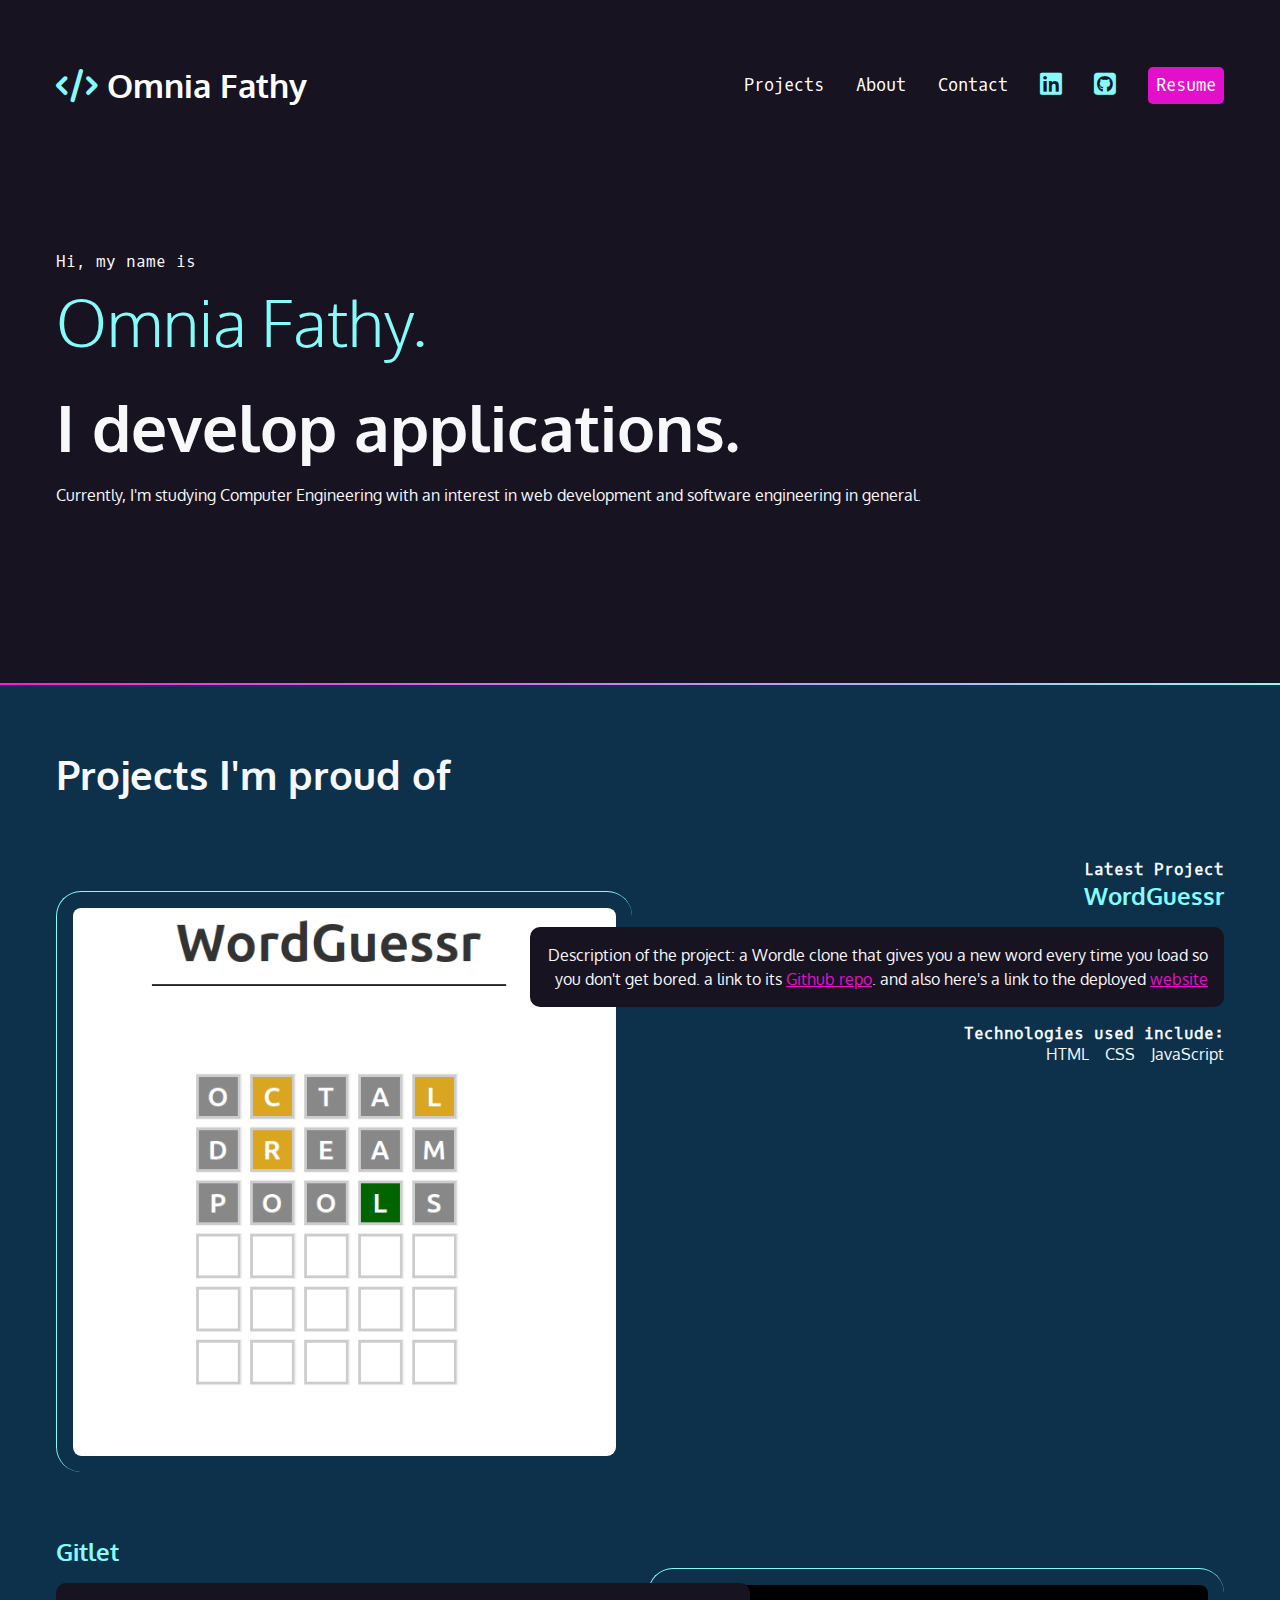
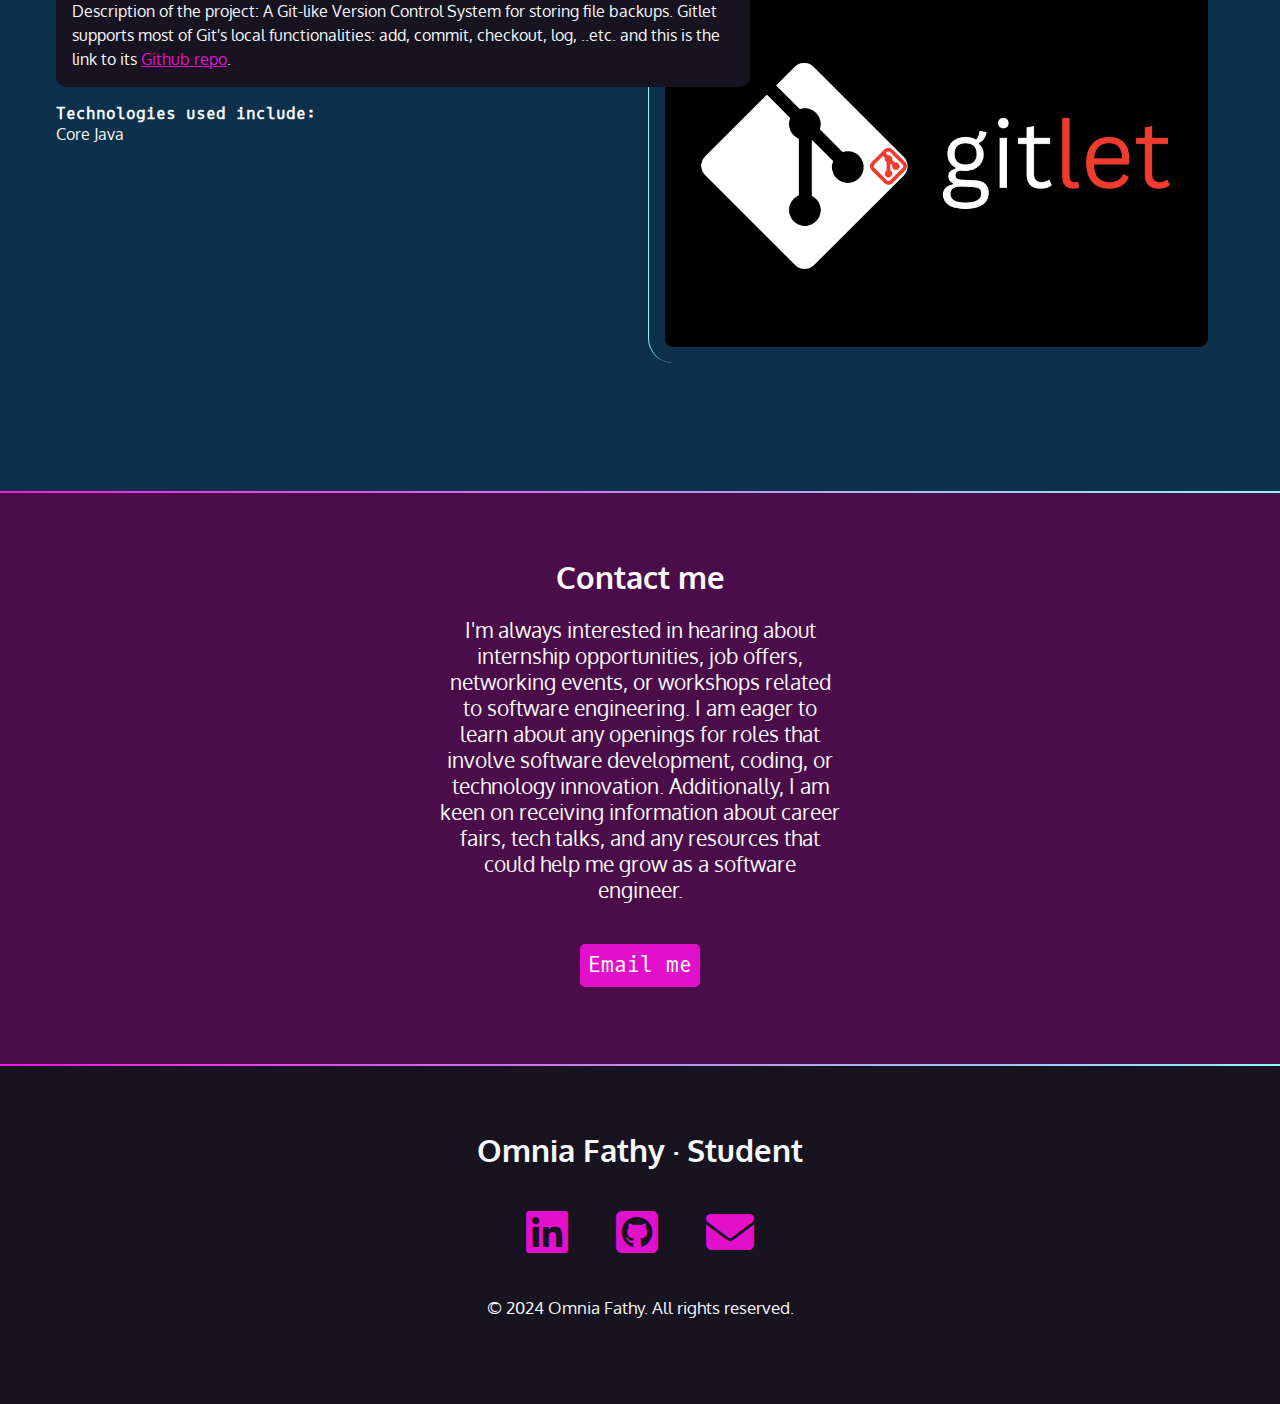
<file: index.html>
<!DOCTYPE html>
<html lang="en">
  <head>
    <meta charset="UTF-8" />
    <meta name="viewport" content="width=device-width, initial-scale=1.0" />
    <link rel="preconnect" href="https://fonts.googleapis.com" />
    <link rel="preconnect" href="https://fonts.gstatic.com" crossorigin />
    <link
      href="https://fonts.googleapis.com/css2?family=Oxygen&family=Oxygen+Mono&display=swap"
      rel="stylesheet"
    />
    <link
      rel="stylesheet"
      href="https://cdnjs.cloudflare.com/ajax/libs/font-awesome/6.6.0/css/all.min.css"
    />
    <link rel="stylesheet" href="css/style.css" />
    <title>Omnia Fathy</title>
  </head>
  <body>
    <nav>
      <ul>
        <li>
          <h1>
            <a href="index.html">
              <span class="fas fa-code" aria-hidden="true"></span>
              <span>Omnia Fathy</span>
            </a>
          </h1>
        </li>
        <li><a href="#projects">Projects</a></li>
        <li><a href="about.html">About</a></li>
        <li><a href="#contact">Contact</a></li>
        <li>
          <a href="https://www.linkedin.com/in/omnia-rady/" target="_blank">
            <span class="fab fa-linkedin" aria-hidden="true"></span>
            <span class="sr-only">LinkedIn</span>
          </a>
        </li>
        <li>
          <a href="https://github.com/AGX18" target="_blank">
            <span class="fab fa-github-square" aria-hidden="true"></span>
            <span class="sr-only">Github</span>
          </a>
        </li>
        <li>
          <a
            href="https://docs.google.com/document/d/1XOdN9yL-sox21FdCl0HZpYl0bPCbNxLwJ3KNtr0KdLI/edit?usp=sharing"
            target="_blank"
            class="button"
            >Resume</a
          >
        </li>
      </ul>
    </nav>
    <section id="intro">
      <p class="name">Hi, my name is <span>Omnia Fathy.</span></p>
      <h2>I develop applications.</h2>
      <p>
        Currently, I'm studying Computer Engineering with an interest in web
        development and software engineering in general.
      </p>
    </section>

    <div class="gradient"></div>

    <div class="section-dkblue">
      <section id="projects">
        <h2>Projects I'm proud of</h2>
        <article>
          <div class="text">
            <h4>Latest Project</h4>
            <h3>WordGuessr</h3>
            <p class="black-box">
              Description of the project: a Wordle clone that gives you a new
              word every time you load so you don't get bored. a link to its
              <a href="https://github.com/AGX18/WordGuessr">Github repo</a>. and
              also here's a link to the deployed
              <a href="https://agx18.github.io/WordGuessr">website</a>
            </p>

            <h4>Technologies used include:</h4>
            <ul>
              <li>HTML</li>
              <li>CSS</li>
              <li>JavaScript</li>
            </ul>
          </div>
          <img src="img/wordGuessr.png" alt="Screenshot of wordGuessr." />
        </article>
        <article class="reverse">
          <div class="text">
            <h3>Gitlet</h3>
            <p class="black-box">
              Description of the project: A Git-like Version Control System for
              storing file backups. Gitlet supports most of Git's local
              functionalities: add, commit, checkout, log, ..etc. and this is
              the link to its
              <a href="https://github.com/AGX18/Gitlet">Github repo</a>.
            </p>

            <h4>Technologies used include:</h4>
            <ul>
              <li>Core Java</li>
            </ul>
          </div>
          <img src="img/gitlet.png" alt="Screenshot of gitlet logo." />
        </article>
      </section>
    </div>
    <div class="gradient"></div>

    <div class="section-plum">
      <section id="contact">
        <h2>Contact me</h2>
        <p>
          I'm always interested in hearing about internship opportunities, job
          offers, networking events, or workshops related to software
          engineering. I am eager to learn about any openings for roles that
          involve software development, coding, or technology innovation.
          Additionally, I am keen on receiving information about career fairs,
          tech talks, and any resources that could help me grow as a software
          engineer.
        </p>
        <p>
          <a class="button" href="mailto:omnia.f.rady@gmail.com">Email me</a>
        </p>
      </section>
    </div>
    <div class="gradient"></div>
    <!-- instructions in JavaScript block -->
    <footer>
      <h2>Omnia Fathy &middot; Student</h2>
      <ul>
        <li>
          <a href="https://www.linkedin.com/in/omnia-rady" target="_blank">
            <span class="fab fa-linkedin" aria-hidden="true"></span>
            <span class="sr-only">LinkedIn</span>
          </a>
        </li>
        <li>
          <a href="https://github.com/AGX18" target="_blank">
            <span class="fab fa-github-square" aria-hidden="true"></span>
            <span class="sr-only">Github</span>
          </a>
        </li>
        <li>
          <a href="mailto:omnia.f.rady@gmail.com">
            <span class="fas fa-envelope" aria-hidden="true"></span>
            <span class="sr-only">Email</span>
          </a>
        </li>
      </ul>
      <p><small>&copy; 2024 Omnia Fathy. All rights reserved.</small></p>
    </footer>
  </body>
</html>
</file>
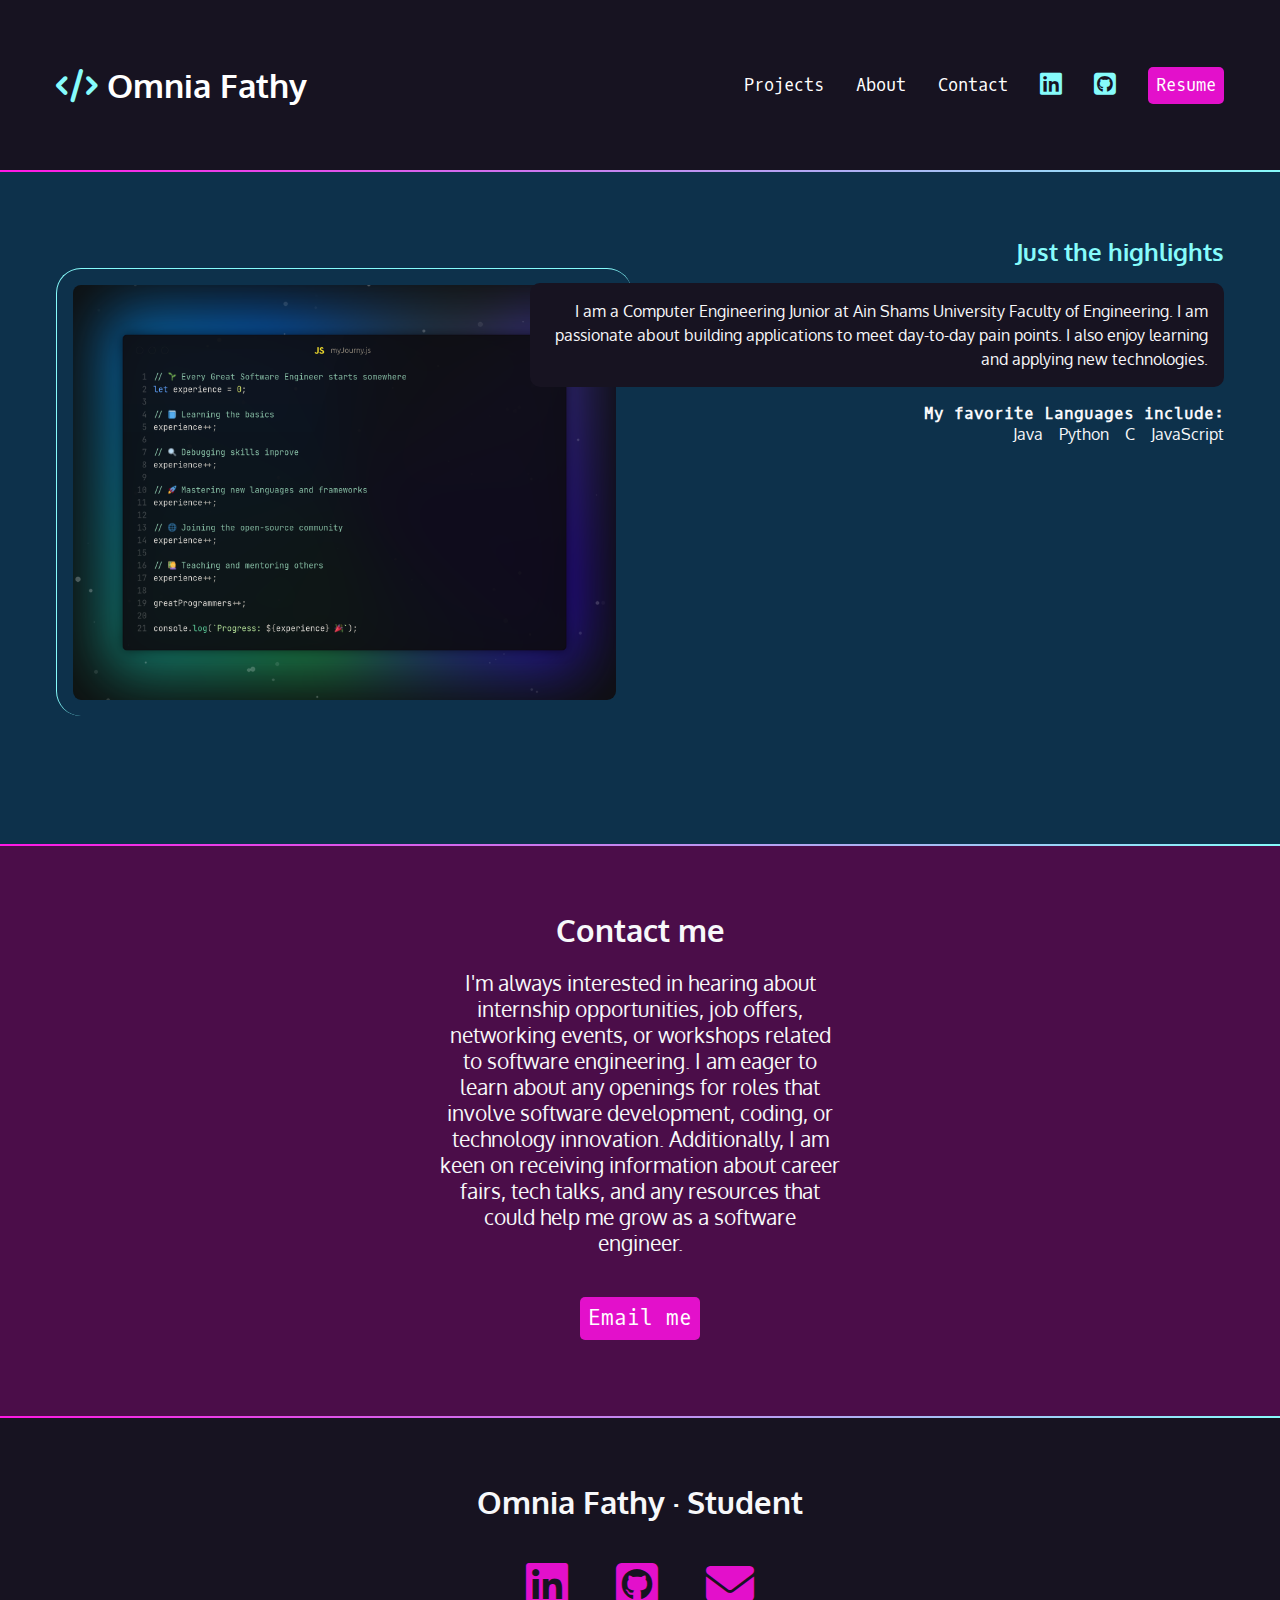
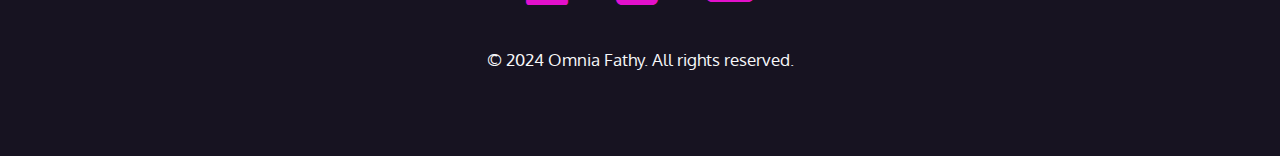
<file: about.html>
<!DOCTYPE html>
<html lang="en">
  <head>
    <meta charset="UTF-8" />
    <meta name="viewport" content="width=device-width, initial-scale=1.0" />
    <link rel="preconnect" href="https://fonts.googleapis.com" />
    <link rel="preconnect" href="https://fonts.gstatic.com" crossorigin />
    <link
      href="https://fonts.googleapis.com/css2?family=Oxygen&family=Oxygen+Mono&display=swap"
      rel="stylesheet"
    />
    <link
      rel="stylesheet"
      href="https://cdnjs.cloudflare.com/ajax/libs/font-awesome/6.6.0/css/all.min.css"
    />
    <link rel="stylesheet" href="css/style.css" />
    <title>Omnia Fathy</title>
  </head>
  <body>
    <nav>
      <ul>
        <li>
          <h1>
            <a href="index.html">
              <span class="fas fa-code" aria-hidden="true"></span>
              <span>Omnia Fathy</span>
            </a>
          </h1>
        </li>
        <li><a href="index.html#projects">Projects</a></li>
        <li><a href="about.html">About</a></li>
        <li><a href="#contact">Contact</a></li>
        <li>
          <a href="https://www.linkedin.com/in/omnia-rady/" target="_blank">
            <span class="fab fa-linkedin" aria-hidden="true"></span>
            <span class="sr-only">LinkedIn</span>
          </a>
        </li>
        <li>
          <a href="https://github.com/AGX18" target="_blank">
            <span class="fab fa-github-square" aria-hidden="true"></span>
            <span class="sr-only">Github</span>
          </a>
        </li>
        <li>
          <a
            href="https://docs.google.com/document/d/1XOdN9yL-sox21FdCl0HZpYl0bPCbNxLwJ3KNtr0KdLI/edit?usp=sharing"
            target="_blank"
            class="button"
            >Resume</a
          >
        </li>
      </ul>
    </nav>
    <div class="gradient"></div>

    <div class="section-dkblue">
      <section id="projects">
        <article>
          <div class="text">
            <h3>Just the highlights</h3>
            <p class="black-box">
              I am a Computer Engineering Junior at Ain Shams University Faculty
              of Engineering. I am passionate about building applications to
              meet day-to-day pain points. I also enjoy learning and applying
              new technologies.
            </p>

            <h4>My favorite Languages include:</h4>
            <ul>
              <li>Java</li>
              <li>Python</li>
              <li>C</li>
              <li>JavaScript</li>
            </ul>
          </div>
          <img src="img/Journey.png" alt="about my Journey" />
        </article>
      </section>
    </div>
    <div class="gradient"></div>

    <div class="section-plum">
      <section id="contact">
        <h2>Contact me</h2>
        <p>
          I'm always interested in hearing about internship opportunities, job
          offers, networking events, or workshops related to software
          engineering. I am eager to learn about any openings for roles that
          involve software development, coding, or technology innovation.
          Additionally, I am keen on receiving information about career fairs,
          tech talks, and any resources that could help me grow as a software
          engineer.
        </p>
        <p>
          <a class="button" href="mailto:omnia.f.rady@gmail.com">Email me</a>
        </p>
      </section>
    </div>

    <div class="gradient"></div>

    <!-- instructions in JavaScript block -->
    <footer>
      <h2>Omnia Fathy &middot; Student</h2>
      <ul>
        <li>
          <a href="https://www.linkedin.com/in/omnia-rady" target="_blank">
            <span class="fab fa-linkedin" aria-hidden="true"></span>
            <span class="sr-only">LinkedIn</span>
          </a>
        </li>
        <li>
          <a href="https://github.com/AGX18" target="_blank">
            <span class="fab fa-github-square" aria-hidden="true"></span>
            <span class="sr-only">Github</span>
          </a>
        </li>
        <li>
          <a href="mailto:omnia.f.rady@gmail.com">
            <span class="fas fa-envelope" aria-hidden="true"></span>
            <span class="sr-only">Email</span>
          </a>
        </li>
      </ul>
      <p><small>&copy; 2024 Omnia Fathy. All rights reserved.</small></p>
    </footer>
  </body>
</html>
</file>
<file: css/style.css>
/* This CSS was copied from our portfolio site at the end of chapter 4, from VSCode.

variables declared here - these are the colors for our pages, as well as the font stacks and sizes. */

:root {
  --black: #171321;
  --dkblue: #0d314b;
  --plum: #4b0d49;
  --hotmag: #ff17e4;
  --magenta: #e310cb;
  --aqua: #86fbfb;
  --white: #f7f8fa;
  --font-size: 1.3rem;
  --mono: "Oxygen mono", monospace;
  --sans: Oxygen, sans-serif;
}

/* border box model: https://css-tricks.com/box-sizing/ */

html {
  box-sizing: border-box;
}

*,
*::before,
*::after {
  box-sizing: inherit;
}

/* generic styles for the page */

body {
  padding: 0;
  margin: 0;
  font-family: var(--sans);
  background-color: var(--black);
  color: var(--white);
  font-size: var(--font-size);
}

h1,
h2,
h3 {
  margin: 0;
}

a {
  color: var(--magenta);
}

a:hover {
  color: var(--hotmag);
  text-decoration: none;
}

img {
  width: 100%;
}

/* background color divs */

.section-plum {
  background-color: var(--plum);
}

.section-dkblue {
  background-color: var(--dkblue);
}

.gradient {
  background: linear-gradient(
    90deg,
    rgba(255, 23, 228, 1) 0%,
    rgba(134, 251, 251, 1) 100%
  );
  height: 2px;
}

/* intro styles */

#intro {
  padding: 4rem 1rem 10rem 1rem;
  padding-bottom: 10rem;
  max-width: 1200px;
  margin: 0 auto;
}

#intro p {
  font-size: 1rem;
  line-height: 1.5;
}

#intro .name {
  font-family: var(--mono);
  font-size: 1rem;
}

.name span {
  font-family: var(--sans);
  font-size: 4rem;
  color: var(--aqua);
  display: block;
  font-weight: 300;
}

#intro h2 {
  font-size: 4rem;
}

/* contact section */

#contact {
  width: 400px;
  text-align: center;
  margin: 0 auto;
  padding: 4rem 0;
}

#contact p:last-child {
  margin-top: 3rem;
}

/* navigation */

nav {
  font-family: var(--mono);
  font-size: 80%;
  padding: 4rem 1rem;
}

nav h1 a {
  font-family: var(--sans);
}

nav ul {
  margin: 0;
  padding: 0;
  list-style-type: none;
  display: flex;
  flex-flow: row wrap;
  justify-content: center;
  align-items: center;
  gap: 2rem;
}

nav li:first-child {
  flex-basis: 100%;
  text-align: center;
}

nav [class*="fa-"] {
  font-size: 150%;
  color: var(--aqua);
}

nav h1 [class*="fa-"] {
  font-size: 100%;
  color: var(--aqua);
}

nav a {
  color: white;
  text-decoration: none;
  display: block;
}

nav a:hover,
nav [class*="fa-"]:hover {
  color: var(--magenta);
}

.button {
  background-color: var(--magenta);
  color: white;
  padding: 0.5rem;
  border-radius: 5px;
  text-decoration: none;
  font-family: var(--mono);
}

.button:hover {
  color: white;
  background-color: var(--hotmag);
}

/* footer section */

footer {
  text-align: center;
  padding: 4rem 0;
}

footer ul {
  list-style-type: none;
  padding: 0;
  margin: 2rem 0;
  display: flex;
  flex-flow: row wrap;
  justify-content: center;
  gap: 3rem;
  font-size: 3rem;
}

/* projects section */
#projects {
  padding: 4rem 1rem;
  max-width: 1200px;
  margin: 0 auto;
}

#projects h2 {
  font-size: 2.5rem;
  margin-bottom: calc(2.5rem * 1.5);
}

#projects h3 {
  color: var(--aqua);
}

#projects h4 {
  font-size: 1rem;
  font-family: var(--mono);
  margin: 0;
}

.black-box {
  background-color: var(--black);
  padding: 1rem;
  border-radius: 10px;
  color: var(--white);
  font-size: 1rem;
  line-height: 1.5;
}

#projects ul {
  list-style-type: none;
  padding: 0;
  margin: 0;
  display: flex;
  flex-flow: row wrap;
  justify-content: flex-start;
  gap: 1rem;
  font-size: 1rem;
}

#projects img {
  margin: 2rem 0 4rem 0;
  border-left: 1px solid var(--aqua);
  border-top: 1px solid var(--aqua);
  border-radius: 25px;
  padding: 1rem;
}

@media (min-width: 550px) {
  article {
    display: grid;
    grid-template-columns: repeat(10, 1fr);
    gap: 1rem;
  }
  #projects img {
    grid-column: 1/6;
    grid-row: 1/2;
  }

  .text {
    grid-row: 1/2;
    grid-column: 5/11;
    order: 2;
    text-align: right;
  }
  #projects ul {
    justify-content: flex-end;
  }

  #projects .reverse .text {
    grid-column: 1/7;
    grid-row: 1/2;
    text-align: left;
  }

  #projects .reverse img {
    grid-column: 6/11;
    grid-row: 1/2;
  }

  #projects .reverse ul {
    justify-content: flex-start;
  }
}

@media (min-width: 850px) {
  nav {
    max-width: 1200px;
    margin: 0 auto;
  }
  nav li:first-child {
    flex-basis: auto;
    text-align: left;
    margin-right: auto;
  }
}
</file>
